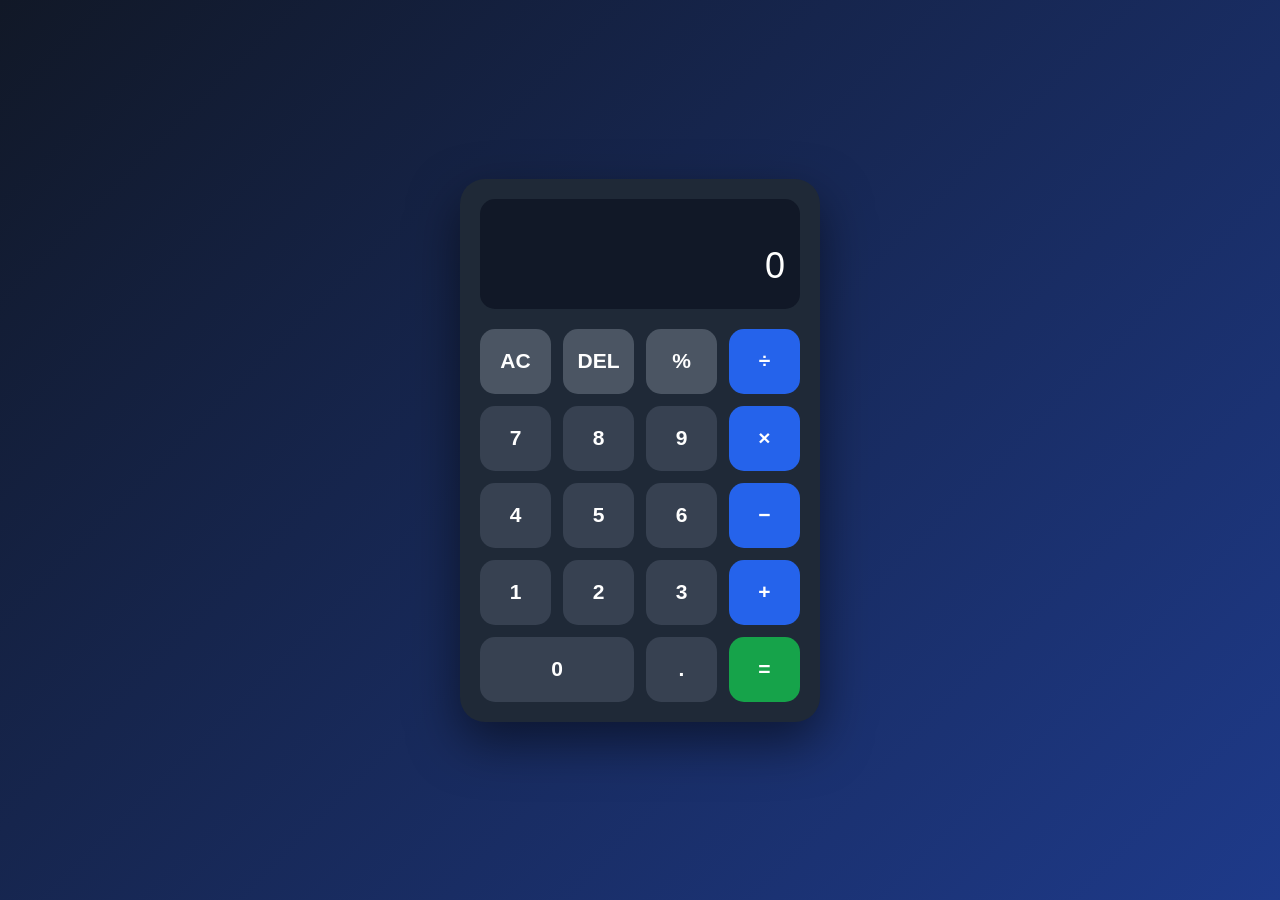
<file: calculator/index.html>
<!DOCTYPE html>
<html lang="en">
<head>
    <meta charset="UTF-8">
    <meta name="viewport" content="width=device-width, initial-scale=1.0">
    <title>Modern Calculator</title>
    <link rel="stylesheet" href="style.css">
</head>
<body>

    <div class="calculator">

        <div class="display">
            <div id="previous"></div>
            <input type="text" id="display" value="0" readonly>
        </div>

        <div class="buttons">
            <button class="function" onclick="clearAll()">AC</button>
            <button class="function" onclick="deleteLast()">DEL</button>
            <button class="function" onclick="percentage()">%</button>
            <button class="operator" onclick="chooseOperator('/')">÷</button>

            <button onclick="number('7')">7</button>
            <button onclick="number('8')">8</button>
            <button onclick="number('9')">9</button>
            <button class="operator" onclick="chooseOperator('*')">×</button>

            <button onclick="number('4')">4</button>
            <button onclick="number('5')">5</button>
            <button onclick="number('6')">6</button>
            <button class="operator" onclick="chooseOperator('-')">−</button>

            <button onclick="number('1')">1</button>
            <button onclick="number('2')">2</button>
            <button onclick="number('3')">3</button>
            <button class="operator" onclick="chooseOperator('+')">+</button>

            <button class="zero" onclick="number('0')">0</button>
            <button onclick="decimal()">.</button>
            <button class="equal" onclick="calculate()">=</button>
        </div>

    </div>

    <script src="script.js"></script>
</body>
</html>
</file>
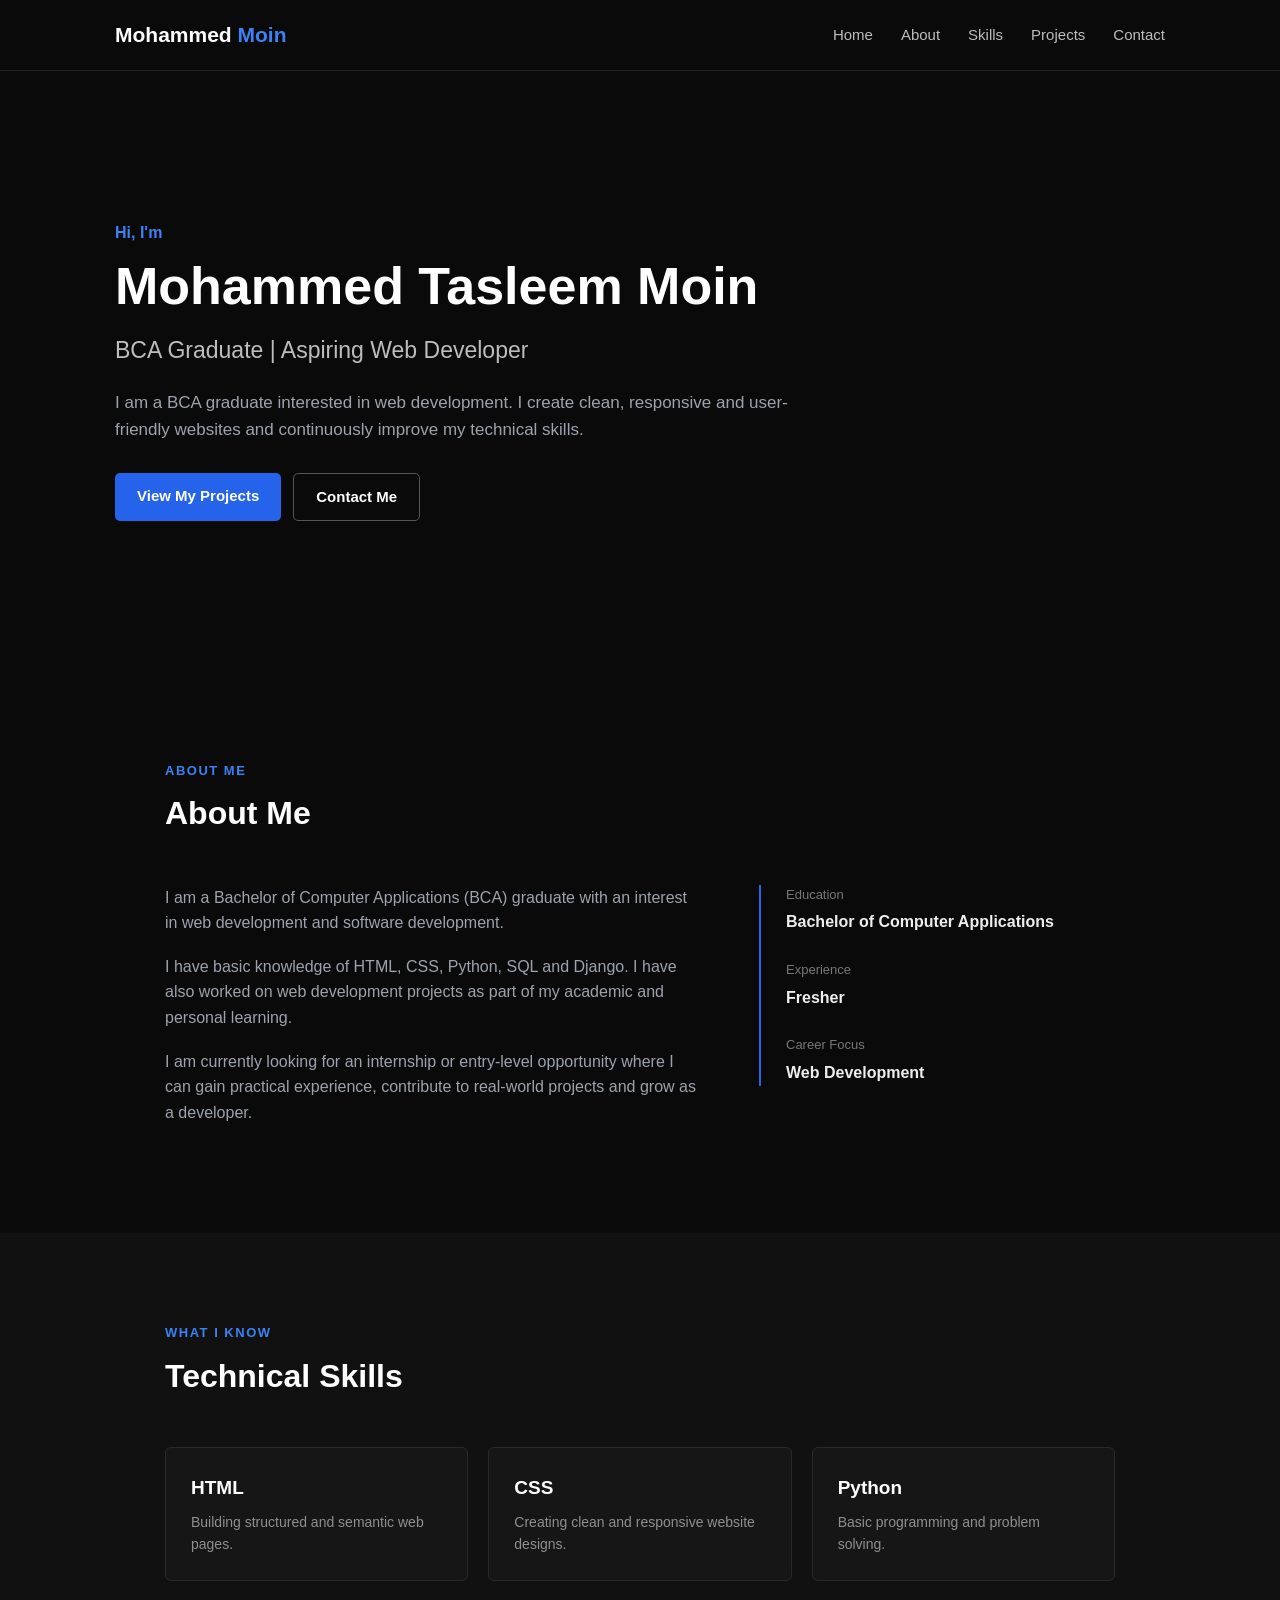
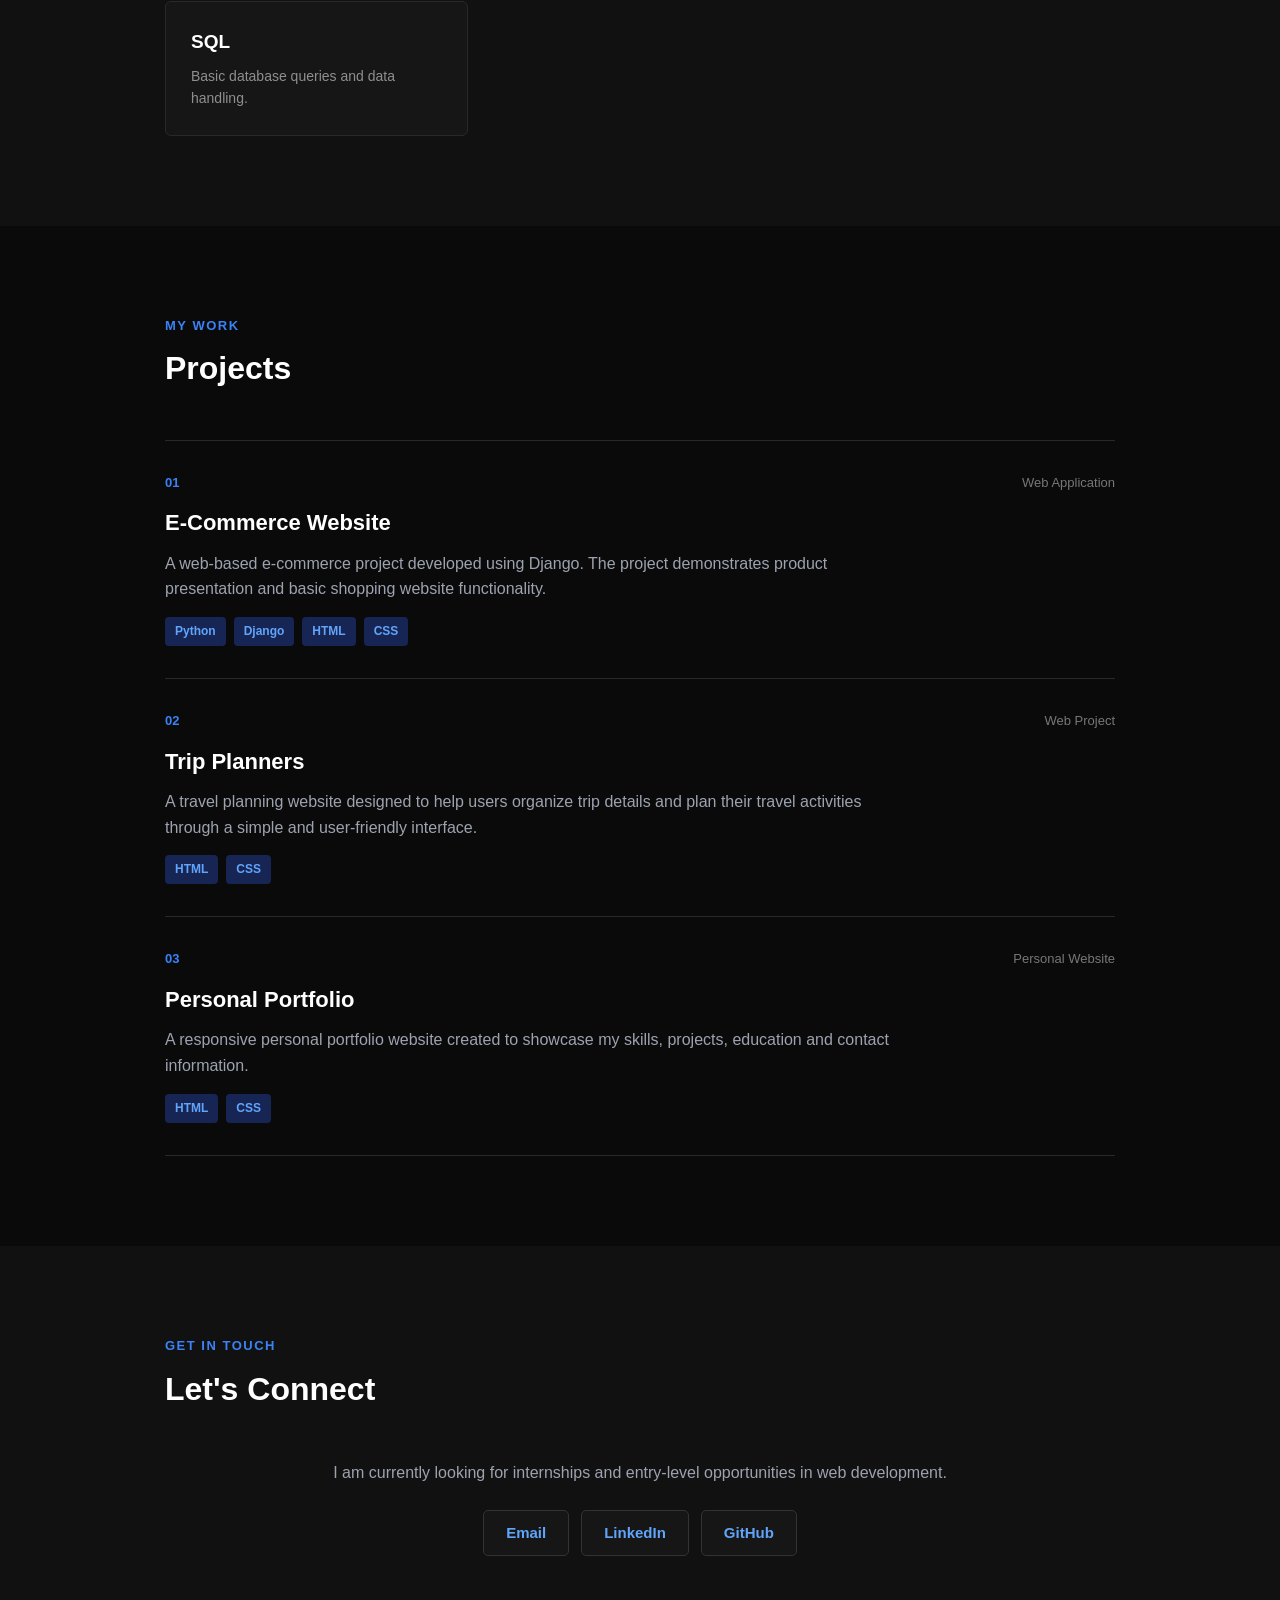
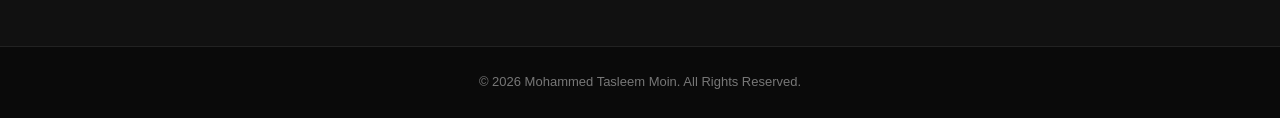
<file: portfolio/index.html>
<!DOCTYPE html>
<html lang="en">
<head>
    <meta charset="UTF-8">
    <meta name="viewport" content="width=device-width, initial-scale=1.0">

    <title>Mohammed Tasleem Moin | Web Developer</title>

    <meta name="description"
        content="Portfolio of Mohammed Tasleem Moin, BCA graduate and aspiring web developer.">

    <link rel="stylesheet" href="style.css">
</head>

<body>

    <!-- Navigation -->
    <header class="header">
        <nav class="navbar">

            <a href="#home" class="logo">
                Mohammed <span>Moin</span>
            </a>

            <div class="nav-links">
                <a href="#home">Home</a>
                <a href="#about">About</a>
                <a href="#skills">Skills</a>
                <a href="#projects">Projects</a>
                <a href="#contact">Contact</a>
            </div>

        </nav>
    </header>


    <!-- Hero Section -->
    <main>

        <section id="home" class="hero">

            <div class="hero-content">

                <p class="hero-intro">Hi, I'm</p>

                <h1>Mohammed Tasleem Moin</h1>

                <h2>BCA Graduate | Aspiring Web Developer</h2>

                <p class="hero-description">
                    I am a BCA graduate interested in web development.
                    I create clean, responsive and user-friendly websites
                    and continuously improve my technical skills.
                </p>

                <div class="hero-buttons">
                    <a href="#projects" class="btn primary-btn">
                        View My Projects
                    </a>

                    <a href="#contact" class="btn secondary-btn">
                        Contact Me
                    </a>
                </div>

            </div>

        </section>


        <!-- About Section -->
        <section id="about" class="section">

            <div class="section-heading">
                <p>ABOUT ME</p>
                <h2>About Me</h2>
            </div>

            <div class="about-content">

                <div class="about-text">

                    <p>
                        I am a Bachelor of Computer Applications (BCA)
                        graduate with an interest in web development and
                        software development.
                    </p>

                    <p>
                        I have basic knowledge of HTML, CSS, Python, SQL
                        and Django. I have also worked on web development
                        projects as part of my academic and personal learning.
                    </p>

                    <p>
                        I am currently looking for an internship or
                        entry-level opportunity where I can gain practical
                        experience, contribute to real-world projects and
                        grow as a developer.
                    </p>

                </div>

                <div class="about-details">

                    <div class="detail">
                        <span>Education</span>
                        <strong>Bachelor of Computer Applications</strong>
                    </div>

                    <div class="detail">
                        <span>Experience</span>
                        <strong>Fresher</strong>
                    </div>

                    <div class="detail">
                        <span>Career Focus</span>
                        <strong>Web Development</strong>
                    </div>

                </div>

            </div>

        </section>


        <!-- Skills Section -->
        <section id="skills" class="section light-section">

            <div class="section-heading">
                <p>WHAT I KNOW</p>
                <h2>Technical Skills</h2>
            </div>

            <div class="skills-list">

                <div class="skill">
                    <h3>HTML</h3>
                    <p>Building structured and semantic web pages.</p>
                </div>

                <div class="skill">
                    <h3>CSS</h3>
                    <p>Creating clean and responsive website designs.</p>
                </div>

                <div class="skill">
                    <h3>Python</h3>
                    <p>Basic programming and problem solving.</p>
                </div>

                <div class="skill">
                    <h3>SQL</h3>
                    <p>Basic database queries and data handling.</p>
                </div>

                

            </div>

        </section>


        <!-- Projects Section -->
        <section id="projects" class="section">

            <div class="section-heading">
                <p>MY WORK</p>
                <h2>Projects</h2>
            </div>

            <div class="projects-list">

                <!-- Project 1 -->
                <article class="project">

                    <div class="project-top">
                        <span class="project-number">01</span>
                        <span class="project-type">Web Application</span>
                    </div>

                    <h3>E-Commerce Website</h3>

                    <p>
                        A web-based e-commerce project developed using
                        Django. The project demonstrates product
                        presentation and basic shopping website functionality.
                    </p>

                    <div class="technologies">
                        <span>Python</span>
                        <span>Django</span>
                        <span>HTML</span>
                        <span>CSS</span>
                    </div>

                </article>


                <!-- Project 2 -->
                <article class="project">

                    <div class="project-top">
                        <span class="project-number">02</span>
                        <span class="project-type">Web Project</span>
                    </div>

                    <h3>Trip Planners</h3>

                    <p>
                        A travel planning website designed to help users
                        organize trip details and plan their travel activities
                        through a simple and user-friendly interface.
                    </p>

                    <div class="technologies">
                        <span>HTML</span>
                        <span>CSS</span>
                    </div>

                </article>


                <!-- Project 3 -->
                <article class="project">

                    <div class="project-top">
                        <span class="project-number">03</span>
                        <span class="project-type">Personal Website</span>
                    </div>

                    <h3>Personal Portfolio</h3>

                    <p>
                        A responsive personal portfolio website created to
                        showcase my skills, projects, education and contact
                        information.
                    </p>

                    <div class="technologies">
                        <span>HTML</span>
                        <span>CSS</span>
                    </div>

                </article>

            </div>

        </section>


        <!-- Contact Section -->
        <section id="contact" class="section light-section">

            <div class="section-heading">
                <p>GET IN TOUCH</p>
                <h2>Let's Connect</h2>
            </div>

            <div class="contact-content">

                <p>
                    I am currently looking for internships and entry-level
                    opportunities in web development.
                </p>

                <div class="contact-links">

                    <!-- We will replace these with your real links later -->

                    <a href="mdtasleemmoin@gmail.com">
                        Email
                    </a>

                    <a href="#" target="_blank">
                        LinkedIn
                    </a>

                    <a href="#" target="_blank">
                        GitHub
                    </a>

                </div>

            </div>

        </section>

    </main>


    <!-- Footer -->
    <footer class="footer">

        <p>
            © 2026 Mohammed Tasleem Moin. All Rights Reserved.
        </p>

    </footer>

</body>
</html>
</file>
<file: calculator/style.css>
* {
    margin: 0;
    padding: 0;
    box-sizing: border-box;
}

body {
    min-height: 100vh;
    display: flex;
    justify-content: center;
    align-items: center;
    background: linear-gradient(135deg, #111827, #1e3a8a);
    font-family: Arial, sans-serif;
}

.calculator {
    width: 360px;
    padding: 20px;
    border-radius: 25px;
    background: #1f2937;
    box-shadow: 0 20px 50px rgba(0, 0, 0, 0.5);
}

.display {
    height: 110px;
    padding: 15px;
    margin-bottom: 20px;
    border-radius: 15px;
    background: #111827;
    overflow: hidden;
}

#previous {
    height: 25px;
    color: #9ca3af;
    text-align: right;
    font-size: 16px;
}

#display {
    width: 100%;
    height: 55px;
    border: none;
    outline: none;
    background: transparent;
    color: white;
    text-align: right;
    font-size: 36px;
}

.buttons {
    display: grid;
    grid-template-columns: repeat(4, 1fr);
    gap: 12px;
}

button {
    height: 65px;
    border: none;
    border-radius: 15px;
    background: #374151;
    color: white;
    font-size: 21px;
    font-weight: bold;
    cursor: pointer;
    transition: 0.2s;
}

button:hover {
    transform: scale(1.05);
    filter: brightness(1.2);
}

button:active {
    transform: scale(0.95);
}

.operator {
    background: #2563eb;
}

.function {
    background: #4b5563;
}

.equal {
    background: #16a34a;
}

.zero {
    grid-column: span 2;
}

@media (max-width: 450px) {
    .calculator {
        width: 92%;
        padding: 15px;
    }

    button {
        height: 58px;
    }

    #display {
        font-size: 30px;
    }
}
</file>
<file: portfolio/style.css>
/* =========================
   RESET
========================= */

* {
    margin: 0;
    padding: 0;
    box-sizing: border-box;
}

html {
    scroll-behavior: smooth;
}

body {
    font-family: Arial, Helvetica, sans-serif;
    background-color: #0a0a0a;
    color: #f5f5f5;
    line-height: 1.6;
}

a {
    text-decoration: none;
    color: inherit;
}


/* =========================
   HEADER
========================= */

.header {
    width: 100%;
    background-color: #0a0a0a;
    border-bottom: 1px solid #222222;

    position: sticky;
    top: 0;
    z-index: 1000;
}

.navbar {
    max-width: 1100px;
    margin: 0 auto;
    padding: 18px 25px;

    display: flex;
    align-items: center;
    justify-content: space-between;
}

.logo {
    font-size: 21px;
    font-weight: 700;
    color: #ffffff;
}

.logo span {
    color: #3b82f6;
}

.nav-links {
    display: flex;
    align-items: center;
    gap: 28px;
}

.nav-links a {
    font-size: 15px;
    color: #bdbdbd;
    transition: color 0.2s ease;
}

.nav-links a:hover {
    color: #3b82f6;
}


/* =========================
   HERO
========================= */

.hero {
    max-width: 1100px;
    min-height: 600px;
    margin: 0 auto;

    padding: 100px 25px;

    display: flex;
    align-items: center;
}

.hero-content {
    max-width: 780px;
}

.hero-intro {
    color: #3b82f6;
    font-size: 16px;
    font-weight: 700;
    margin-bottom: 12px;
}

.hero h1 {
    font-size: 52px;
    line-height: 1.15;
    color: #ffffff;
    margin-bottom: 15px;
}

.hero h2 {
    font-size: 23px;
    font-weight: 400;
    color: #bdbdbd;
    margin-bottom: 20px;
}

.hero-description {
    max-width: 680px;
    font-size: 17px;
    color: #9ca3af;
}

.hero-buttons {
    margin-top: 30px;

    display: flex;
    gap: 12px;
    flex-wrap: wrap;
}

.btn {
    display: inline-block;
    padding: 11px 22px;

    border-radius: 5px;

    font-size: 15px;
    font-weight: 600;

    transition: all 0.2s ease;
}

.primary-btn {
    background-color: #2563eb;
    color: #ffffff;
}

.primary-btn:hover {
    background-color: #1d4ed8;
}

.secondary-btn {
    background-color: transparent;
    color: #ffffff;
    border: 1px solid #555555;
}

.secondary-btn:hover {
    border-color: #3b82f6;
    color: #3b82f6;
}


/* =========================
   COMMON SECTIONS
========================= */

.section {
    max-width: 1000px;
    margin: 0 auto;
    padding: 90px 25px;
}

.light-section {
    max-width: none;
    padding-left: calc((100% - 950px) / 2);
    padding-right: calc((100% - 950px) / 2);

    background-color: #111111;
}

.section-heading {
    margin-bottom: 45px;
}

.section-heading p {
    color: #3b82f6;
    font-size: 13px;
    font-weight: 700;
    letter-spacing: 1.5px;
    margin-bottom: 7px;
}

.section-heading h2 {
    font-size: 32px;
    color: #ffffff;
}


/* =========================
   ABOUT
========================= */

.about-content {
    display: grid;
    grid-template-columns: 1.5fr 1fr;
    gap: 60px;
    align-items: start;
}

.about-text p {
    color: #9ca3af;
    margin-bottom: 18px;
}

.about-details {
    border-left: 2px solid #2563eb;
    padding-left: 25px;
}

.detail {
    margin-bottom: 25px;
}

.detail:last-child {
    margin-bottom: 0;
}

.detail span {
    display: block;
    font-size: 13px;
    color: #777777;
    margin-bottom: 4px;
}

.detail strong {
    display: block;
    font-size: 16px;
    color: #eeeeee;
}


/* =========================
   SKILLS
========================= */

.skills-list {
    display: grid;
    grid-template-columns: repeat(3, 1fr);
    gap: 20px;
}

.skill {
    background-color: #161616;
    border: 1px solid #292929;
    padding: 25px;

    border-radius: 6px;

    transition: border-color 0.2s ease;
}

.skill:hover {
    border-color: #2563eb;
}

.skill h3 {
    font-size: 19px;
    color: #ffffff;
    margin-bottom: 7px;
}

.skill p {
    font-size: 14px;
    color: #8f8f8f;
}


/* =========================
   PROJECTS
========================= */

.projects-list {
    border-top: 1px solid #292929;
}

.project {
    padding: 32px 0;
    border-bottom: 1px solid #292929;
}

.project-top {
    display: flex;
    align-items: center;
    justify-content: space-between;

    margin-bottom: 12px;
}

.project-number {
    color: #3b82f6;
    font-size: 13px;
    font-weight: 700;
}

.project-type {
    color: #777777;
    font-size: 13px;
}

.project h3 {
    font-size: 22px;
    color: #ffffff;
    margin-bottom: 10px;
}

.project > p {
    max-width: 750px;
    color: #9ca3af;
    margin-bottom: 15px;
}

.technologies {
    display: flex;
    flex-wrap: wrap;
    gap: 8px;
}

.technologies span {
    padding: 5px 10px;

    background-color: #172554;
    color: #60a5fa;

    border-radius: 4px;

    font-size: 12px;
    font-weight: 600;
}


/* =========================
   CONTACT
========================= */

.contact-content {
    text-align: center;
    max-width: 650px;
    margin: 0 auto;
}

.contact-content > p {
    color: #9ca3af;
    margin-bottom: 25px;
}

.contact-links {
    display: flex;
    justify-content: center;
    gap: 12px;
    flex-wrap: wrap;
}

.contact-links a {
    padding: 10px 22px;

    background-color: #161616;
    border: 1px solid #333333;
    border-radius: 5px;

    color: #60a5fa;
    font-size: 15px;
    font-weight: 600;

    transition: all 0.2s ease;
}

.contact-links a:hover {
    border-color: #2563eb;
    background-color: #172554;
}


/* =========================
   FOOTER
========================= */

.footer {
    text-align: center;

    padding: 25px;

    background-color: #0a0a0a;
    border-top: 1px solid #222222;

    color: #777777;
    font-size: 13px;
}


/* =========================
   TABLET
========================= */

@media (max-width: 850px) {

    .hero h1 {
        font-size: 44px;
    }

    .about-content {
        grid-template-columns: 1fr;
        gap: 35px;
    }

    .skills-list {
        grid-template-columns: repeat(2, 1fr);
    }

    .light-section {
        padding-left: 25px;
        padding-right: 25px;
    }
}


/* =========================
   MOBILE
========================= */

@media (max-width: 600px) {

    .navbar {
        flex-direction: column;
        gap: 15px;
        padding: 15px 20px;
    }

    .nav-links {
        gap: 16px;
        flex-wrap: wrap;
        justify-content: center;
    }

    .nav-links a {
        font-size: 13px;
    }

    .hero {
        min-height: auto;
        padding: 80px 25px;
    }

    .hero h1 {
        font-size: 36px;
    }

    .hero h2 {
        font-size: 19px;
    }

    .hero-description {
        font-size: 15px;
    }

    .section {
        padding: 65px 25px;
    }

    .section-heading h2 {
        font-size: 28px;
    }

    .skills-list {
        grid-template-columns: 1fr;
    }

    .project-top {
        align-items: flex-start;
        gap: 10px;
    }

    .contact-links {
        flex-direction: column;
    }

    .contact-links a {
        width: 100%;
    }
}
</file>
